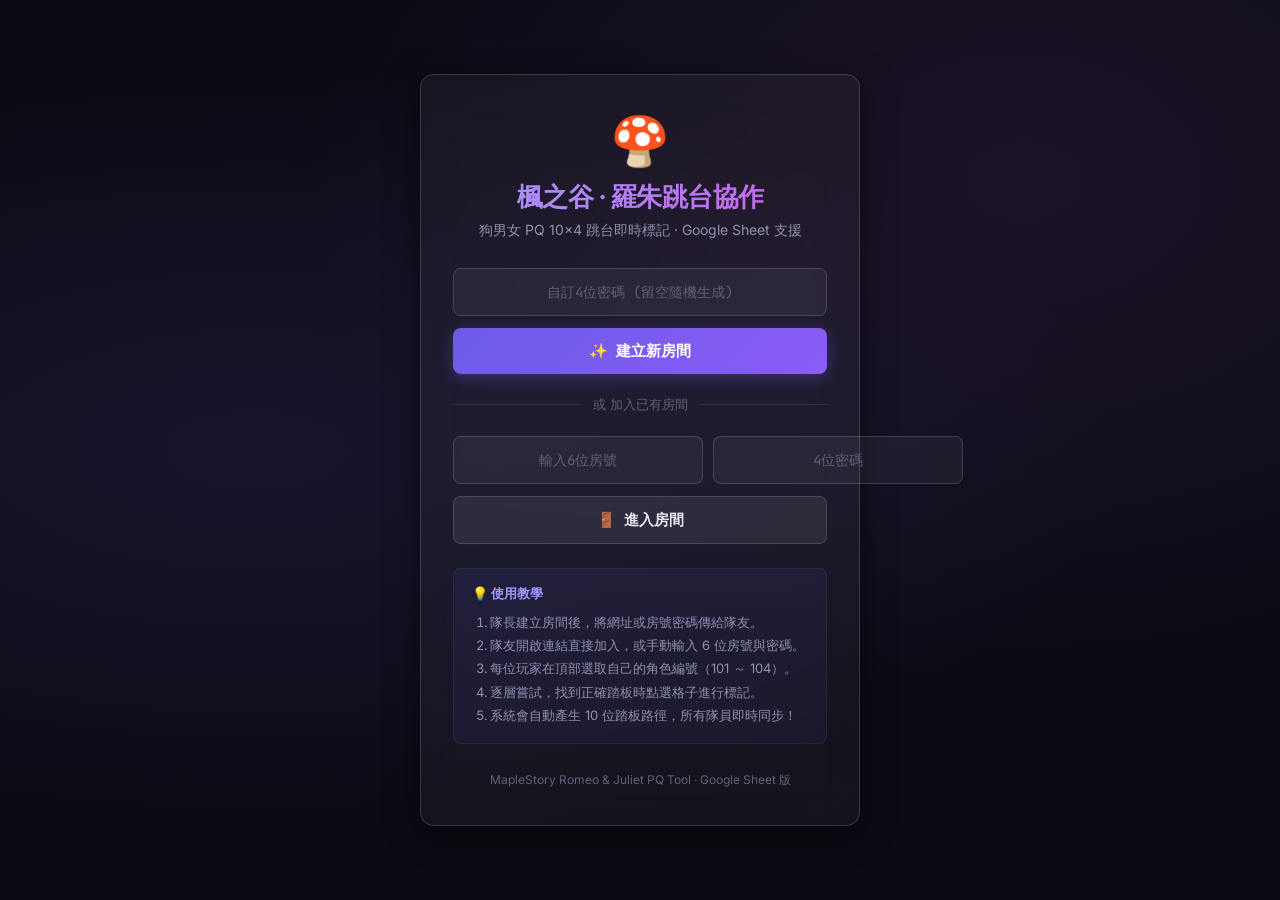
<file: index.html>
<!DOCTYPE html>
<html lang="zh-TW">

<head>
  <meta charset="UTF-8">
  <meta name="viewport" content="width=device-width, initial-scale=1.0">
  <title>楓之谷 · 羅朱跳台協作工具 (狗男女)</title>
  <meta name="description" content="羅朱PQ跳台協作工具 — Google Sheet 即時記錄，4人多人協作標記路線，輕鬆通關！">
  <link rel="preconnect" href="https://fonts.googleapis.com">
  <link rel="preconnect" href="https://fonts.gstatic.com" crossorigin>
  <link href="https://fonts.googleapis.com/css2?family=Inter:wght@400;500;600;700&family=JetBrains+Mono:wght@500;700&display=swap" rel="stylesheet">
  <link rel="stylesheet" href="css/style.css">
</head>

<body>
  <!-- 若尚未設定 Google Sheet 網址時的提示橫幅 -->
  <div id="demoNotice" class="demo-banner" style="display: none;">
    ⚠️ 目前未設定 Google Sheet 網址，已進入【本機模擬演示模式】。<a href="教學與說明.md" target="_blank">點此查看 Google Sheet 設置教學</a>
  </div>

  <div class="home-container">
    <div class="card glass-card">
      <div class="logo-area">
        <div class="logo-icon">🍄</div>
        <h1 class="title">楓之谷 · 羅朱跳台協作</h1>
        <p class="subtitle">狗男女 PQ 10×4 跳台即時標記 · Google Sheet 支援</p>
      </div>

      <!-- 建立房間 -->
      <div class="section">
        <div class="input-group" style="margin-bottom: 12px;">
          <input type="text" id="createPwdInput" placeholder="自訂4位密碼 (留空隨機生成)" maxlength="4" inputmode="numeric">
        </div>
        <button class="btn btn-primary" id="btnCreateRoom" onclick="handleCreateRoom()">
          <span>✨</span> <span>建立新房間</span>
        </button>
      </div>

      <div class="divider"><span>或 加入已有房間</span></div>

      <!-- 加入房間 -->
      <div class="section">
        <div class="input-group" style="margin-bottom: 12px;">
          <input type="text" id="roomCodeInput" placeholder="輸入6位房號" maxlength="6" inputmode="numeric" style="flex: 1.2;">
          <input type="text" id="joinPwdInput" placeholder="4位密碼" maxlength="4" inputmode="numeric" style="flex: 0.8;">
        </div>
        <button class="btn btn-secondary" id="btnJoinRoom" onclick="handleJoinRoom()" style="width: 100%;">
          <span>🚪</span> <span>進入房間</span>
        </button>
      </div>

      <!-- 玩法說明 -->
      <div class="how-to-use">
        <h3>💡 使用教學</h3>
        <ol>
          <li>隊長建立房間後，將網址或房號密碼傳給隊友。</li>
          <li>隊友開啟連結直接加入，或手動輸入 6 位房號與密碼。</li>
          <li>每位玩家在頂部選取自己的角色編號（101 ～ 104）。</li>
          <li>逐層嘗試，找到正確踏板時點選格子進行標記。</li>
          <li>系統會自動產生 10 位踏板路徑，所有隊員即時同步！</li>
        </ol>
      </div>

      <footer class="footer">
        MapleStory Romeo &amp; Juliet PQ Tool · Google Sheet 版
      </footer>
    </div>
  </div>

  <div id="toast" class="toast-msg"></div>

  <script src="js/config.js"></script>
  <script src="js/api.js"></script>
  <script src="js/index.js"></script>
</body>

</html>
</file>
<file: css/style.css>
/* ===== 全域變數 ===== */
:root {
  --bg-deep: #0b0b14;
  --bg-primary: #0f0f1a;
  --bg-card: rgba(255, 255, 255, 0.04);
  --bg-card-hover: rgba(255, 255, 255, 0.08);
  --text-primary: #e4e4f0;
  --text-secondary: #9090b0;
  --text-dim: #60607a;
  --accent: #6c5ce7;
  --accent-light: #a29bfe;
  --danger: #ff4757;
  --danger-glow: rgba(255, 71, 87, 0.35);
  --border: rgba(255, 255, 255, 0.08);
  --border-light: rgba(255, 255, 255, 0.14);
  --radius: 14px;
  --radius-sm: 8px;
  --shadow: 0 8px 32px rgba(0, 0, 0, 0.5);

  /* 角色顏色 */
  --c0: #ff6b6b;
  --c1: #51cf66;
  --c2: #339af0;
  --c3: #cc5de8;
  --c0-glow: rgba(255, 107, 107, 0.4);
  --c1-glow: rgba(81, 207, 102, 0.4);
  --c2-glow: rgba(51, 154, 240, 0.4);
  --c3-glow: rgba(204, 93, 232, 0.4);
}

/* ===== 基礎重置 ===== */
*, *::before, *::after {
  margin: 0;
  padding: 0;
  box-sizing: border-box;
}

body {
  font-family: 'Inter', -apple-system, BlinkMacSystemFont, 'Segoe UI', Roboto, 'Noto Sans TC', sans-serif;
  background: var(--bg-deep);
  background-image:
    radial-gradient(ellipse at 20% 50%, rgba(108, 92, 231, 0.12) 0%, transparent 60%),
    radial-gradient(ellipse at 80% 20%, rgba(204, 93, 232, 0.09) 0%, transparent 50%);
  color: var(--text-primary);
  min-height: 100vh;
  -webkit-font-smoothing: antialiased;
}

/* 提示橫幅 (未設定 GAS 網址時) */
.demo-banner {
  background: linear-gradient(90deg, #d35400, #e67e22);
  color: #fff;
  font-size: 13px;
  text-align: center;
  padding: 8px 16px;
  font-weight: 500;
  box-shadow: 0 2px 8px rgba(0,0,0,0.3);
}
.demo-banner a {
  color: #fff;
  font-weight: bold;
  text-decoration: underline;
  margin-left: 6px;
}

/* ===== 首頁排版 ===== */
.home-container {
  display: flex;
  flex-direction: column;
  align-items: center;
  justify-content: center;
  min-height: 100vh;
  padding: 24px 16px;
}

.glass-card {
  background: var(--bg-card);
  backdrop-filter: blur(20px);
  -webkit-backdrop-filter: blur(20px);
  border: 1px solid var(--border-light);
  border-radius: var(--radius);
  padding: 36px 32px;
  max-width: 440px;
  width: 100%;
  box-shadow: var(--shadow);
}

.logo-area {
  text-align: center;
  margin-bottom: 28px;
}

.logo-icon {
  font-size: 48px;
  margin-bottom: 10px;
  display: inline-block;
  animation: float 3s ease-in-out infinite;
}

@keyframes float {
  0%, 100% { transform: translateY(0); }
  50% { transform: translateY(-7px); }
}

.title {
  font-size: 26px;
  font-weight: 700;
  background: linear-gradient(135deg, var(--accent-light), var(--c3));
  -webkit-background-clip: text;
  -webkit-text-fill-color: transparent;
  background-clip: text;
  letter-spacing: -0.5px;
}

.subtitle {
  color: var(--text-secondary);
  font-size: 14px;
  margin-top: 6px;
}

.section {
  margin-bottom: 18px;
}

/* 輸入框 */
.input-group {
  display: flex;
  gap: 10px;
}

.input-group input {
  flex: 1;
  padding: 13px 16px;
  background: rgba(255, 255, 255, 0.05);
  border: 1px solid var(--border-light);
  border-radius: var(--radius-sm);
  color: var(--text-primary);
  font-family: 'JetBrains Mono', 'Consolas', monospace;
  font-size: 15px;
  letter-spacing: 3px;
  text-align: center;
  outline: none;
  transition: all 0.2s;
}

.input-group input::placeholder {
  letter-spacing: 0;
  color: var(--text-dim);
  font-family: inherit;
  font-size: 14px;
}

.input-group input:focus {
  border-color: var(--accent);
  background: rgba(255, 255, 255, 0.08);
  box-shadow: 0 0 10px rgba(108, 92, 231, 0.3);
}

/* 按鈕 */
.btn {
  display: inline-flex;
  align-items: center;
  justify-content: center;
  gap: 8px;
  padding: 13px 20px;
  border: none;
  border-radius: var(--radius-sm);
  font-family: inherit;
  font-size: 15px;
  font-weight: 600;
  cursor: pointer;
  transition: all 0.2s ease;
  width: 100%;
}

.btn-primary {
  background: linear-gradient(135deg, var(--accent), #8b5cf6);
  color: #fff;
  box-shadow: 0 4px 16px rgba(108, 92, 231, 0.35);
}

.btn-primary:hover {
  transform: translateY(-1px);
  box-shadow: 0 6px 20px rgba(108, 92, 231, 0.5);
}

.btn-primary:active {
  transform: translateY(0);
}

.btn-secondary {
  background: var(--bg-card-hover);
  color: var(--text-primary);
  border: 1px solid var(--border-light);
}

.btn-secondary:hover {
  background: rgba(255, 255, 255, 0.12);
}

.divider {
  display: flex;
  align-items: center;
  margin: 22px 0;
  color: var(--text-dim);
  font-size: 13px;
}

.divider::before,
.divider::after {
  content: '';
  flex: 1;
  height: 1px;
  background: var(--border);
}

.divider span {
  padding: 0 12px;
}

/* 使用說明 */
.how-to-use {
  margin-top: 24px;
  padding: 16px 18px;
  background: rgba(108, 92, 231, 0.08);
  border-radius: var(--radius-sm);
  border: 1px solid rgba(108, 92, 231, 0.15);
}

.how-to-use h3 {
  font-size: 13px;
  color: var(--accent-light);
  margin-bottom: 8px;
  font-weight: 600;
}

.how-to-use ol {
  padding-left: 18px;
  font-size: 13px;
  color: var(--text-secondary);
  line-height: 1.8;
}

.footer {
  margin-top: 28px;
  font-size: 12px;
  color: var(--text-dim);
  text-align: center;
}

/* ========================================
   房間頁 (room.html)
   ======================================== */
.room-body {
  display: flex;
  flex-direction: column;
  align-items: center;
  padding: 0;
  min-height: 100vh;
}

/* 頂部資訊欄 */
.room-header {
  width: 100%;
  max-width: 520px;
  display: flex;
  align-items: center;
  justify-content: space-between;
  padding: 12px 18px;
  background: var(--bg-card);
  border-bottom: 1px solid var(--border);
  position: sticky;
  top: 0;
  z-index: 100;
  backdrop-filter: blur(14px);
  -webkit-backdrop-filter: blur(14px);
}

.header-left, .header-right {
  display: flex;
  align-items: center;
  gap: 10px;
}

.back-btn {
  color: var(--text-secondary);
  text-decoration: none;
  font-size: 20px;
  padding: 4px 8px;
  border-radius: 6px;
  transition: all 0.2s;
  cursor: pointer;
}

.back-btn:hover {
  background: var(--bg-card-hover);
  color: #fff;
}

.room-code-area {
  display: flex;
  align-items: center;
  gap: 6px;
}

.label {
  font-size: 11px;
  color: var(--text-dim);
  text-transform: uppercase;
  letter-spacing: 1px;
}

.code {
  font-family: 'JetBrains Mono', 'Consolas', monospace;
  font-size: 16px;
  font-weight: 700;
  color: var(--accent-light);
}

.copy-btn {
  background: none;
  border: none;
  cursor: pointer;
  font-size: 15px;
  padding: 3px 6px;
  border-radius: 4px;
  transition: background 0.2s;
}

.copy-btn:hover {
  background: var(--bg-card-hover);
}

.room-count {
  display: flex;
  align-items: center;
  gap: 4px;
  font-size: 13px;
  color: var(--accent-light);
  background: rgba(108, 92, 231, 0.15);
  padding: 3px 8px;
  border-radius: 12px;
  border: 1px solid rgba(108, 92, 231, 0.3);
}

.char-badge {
  width: 100%;
  text-align: center;
  font-size: 10px;
  font-weight: 700;
  color: rgba(255, 255, 255, 0.7);
  margin-top: 3px;
  min-height: 14px;
  letter-spacing: 0.5px;
  visibility: hidden;
}

/* 連線狀態指示燈 */
.status-indicator {
  display: flex;
  align-items: center;
  gap: 6px;
  font-size: 12px;
  color: var(--text-secondary);
}

.status-indicator .dot {
  width: 9px;
  height: 9px;
  border-radius: 50%;
  transition: background 0.3s;
}

.status-indicator.connected .dot {
  background: #51cf66;
  box-shadow: 0 0 8px rgba(81, 207, 102, 0.7);
}

.status-indicator.syncing .dot {
  background: #f1c40f;
  box-shadow: 0 0 8px rgba(241, 196, 15, 0.7);
}

.status-indicator.disconnected .dot {
  background: var(--danger);
  box-shadow: 0 0 8px var(--danger-glow);
  animation: blink 1.2s infinite;
}

@keyframes blink {
  0%, 100% { opacity: 1; }
  50% { opacity: 0.3; }
}

/* 路徑顯示列 */
.path-bar {
  width: 100%;
  max-width: 520px;
  display: flex;
  align-items: center;
  justify-content: space-between;
  padding: 10px 18px;
  background: rgba(255, 255, 255, 0.02);
  border-bottom: 1px solid var(--border);
}

.path-value {
  font-family: 'JetBrains Mono', 'Consolas', monospace;
  font-size: 22px;
  font-weight: 700;
  letter-spacing: 3px;
  color: var(--text-primary);
}

/* 角色選擇與重置按鈕列 */
.controls-bar {
  width: 100%;
  max-width: 520px;
  display: flex;
  align-items: center;
  justify-content: space-between;
  padding: 12px 18px;
  gap: 12px;
}

.char-buttons {
  display: flex;
  gap: 8px;
}

.char-wrap {
  display: flex;
  flex-direction: column;
  align-items: center;
}

.char-btn {
  width: 58px;
  height: 46px;
  border: 2px solid transparent;
  border-radius: var(--radius-sm);
  cursor: pointer;
  font-family: 'JetBrains Mono', 'Consolas', monospace;
  font-size: 15px;
  font-weight: 700;
  color: #fff;
  transition: all 0.2s ease;
  position: relative;
}

.char-btn[data-color="0"] { background: var(--c0); }
.char-btn[data-color="1"] { background: var(--c1); }
.char-btn[data-color="2"] { background: var(--c2); }
.char-btn[data-color="3"] { background: var(--c3); }

.char-btn:hover {
  transform: translateY(-2px);
  filter: brightness(1.15);
}

.char-btn.active {
  transform: scale(1.08);
  border-color: #fff;
}

.char-btn[data-color="0"].active { box-shadow: 0 0 16px var(--c0-glow); }
.char-btn[data-color="1"].active { box-shadow: 0 0 16px var(--c1-glow); }
.char-btn[data-color="2"].active { box-shadow: 0 0 16px var(--c2-glow); }
.char-btn[data-color="3"].active { box-shadow: 0 0 16px var(--c3-glow); }

.reset-btn {
  padding: 10px 16px;
  background: rgba(255, 71, 87, 0.12);
  border: 1px solid rgba(255, 71, 87, 0.28);
  border-radius: var(--radius-sm);
  color: var(--danger);
  font-family: inherit;
  font-size: 13px;
  font-weight: 600;
  cursor: pointer;
  transition: all 0.2s;
  white-space: nowrap;
}

.reset-btn:hover {
  background: rgba(255, 71, 87, 0.22);
  border-color: rgba(255, 71, 87, 0.45);
}

/* 10x4 平台網格 */
.grid-container {
  width: 100%;
  max-width: 520px;
  padding: 10px 18px 28px;
  display: flex;
  flex-direction: column;
  gap: 5px;
}

.platform-row {
  display: flex;
  align-items: center;
  gap: 8px;
}

.row-num {
  width: 28px;
  text-align: center;
  font-family: 'JetBrains Mono', 'Consolas', monospace;
  font-size: 14px;
  font-weight: 600;
  color: var(--accent-light);
  flex-shrink: 0;
}

.platform-cell {
  flex: 1;
  aspect-ratio: 1.6;
  max-height: 50px;
  display: flex;
  align-items: center;
  justify-content: center;
  background: var(--bg-card);
  border: 1px solid var(--border);
  border-radius: var(--radius-sm);
  cursor: pointer;
  font-family: 'JetBrains Mono', 'Consolas', monospace;
  font-size: 16px;
  font-weight: 600;
  color: var(--text-dim);
  transition: all 0.15s ease;
  user-select: none;
  -webkit-user-select: none;
}

.platform-cell:hover {
  background: var(--bg-card-hover);
  border-color: var(--border-light);
  transform: scale(1.02);
}

.platform-cell:active {
  transform: scale(0.98);
}

.platform-cell.marked {
  color: #fff;
  border-color: transparent;
  font-weight: 700;
  animation: markPop 0.2s ease;
}

.platform-cell.dimmed {
  opacity: 0.32;
  filter: grayscale(20%);
}

@keyframes markPop {
  0% { transform: scale(0.9); }
  60% { transform: scale(1.06); }
  100% { transform: scale(1); }
}

/* Toast 提示通知 */
.toast-msg {
  position: fixed;
  bottom: 24px;
  left: 50%;
  transform: translateX(-50%) translateY(100px);
  background: rgba(15, 15, 26, 0.95);
  border: 1px solid var(--border-light);
  color: #fff;
  padding: 10px 20px;
  border-radius: 20px;
  font-size: 14px;
  box-shadow: 0 4px 20px rgba(0,0,0,0.5);
  transition: transform 0.25s ease, opacity 0.25s ease;
  opacity: 0;
  pointer-events: none;
  z-index: 1000;
}
.toast-msg.show {
  transform: translateX(-50%) translateY(0);
  opacity: 1;
}

/* 手機響應式適配 */
@media (max-width: 480px) {
  .room-header, .path-bar, .controls-bar, .grid-container {
    padding-left: 12px;
    padding-right: 12px;
  }
  .char-btn {
    width: 48px;
    height: 40px;
    font-size: 13px;
  }
  .char-buttons {
    gap: 6px;
  }
  .path-value {
    font-size: 18px;
    letter-spacing: 2px;
  }
  .platform-cell {
    font-size: 14px;
    max-height: 44px;
  }
  .row-num {
    width: 22px;
    font-size: 12px;
  }
  .reset-btn {
    padding: 8px 12px;
    font-size: 12px;
  }
}
</file>
